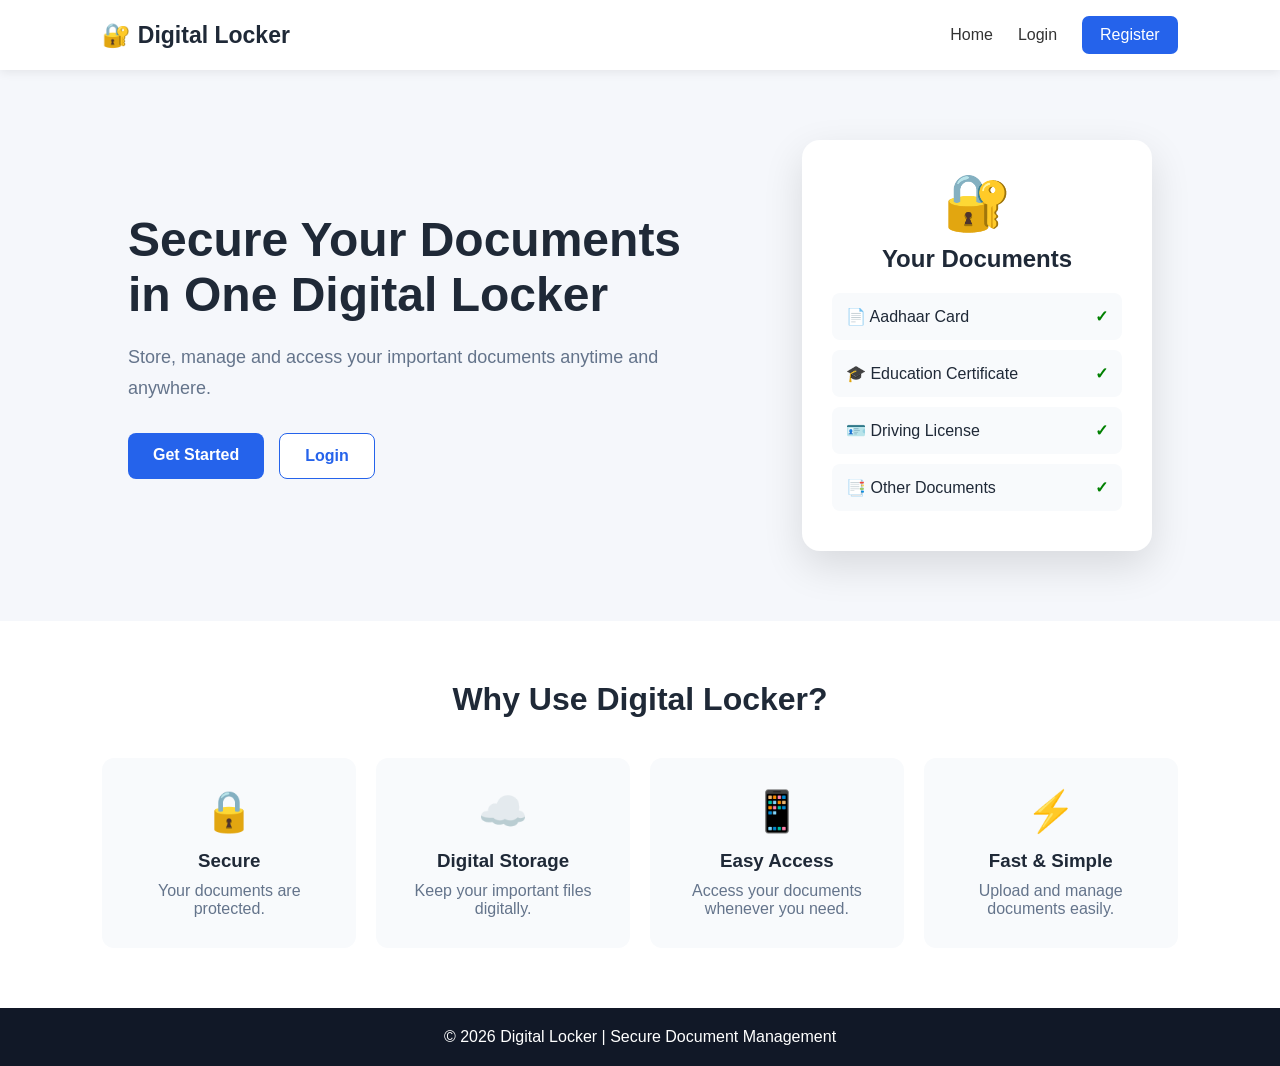
<file: index.html>
<!DOCTYPE html>
<html lang="en">
<head>
    <meta charset="UTF-8">
    <meta name="viewport" content="width=device-width, initial-scale=1.0">
    <title>Digital Locker</title>
    <link rel="stylesheet" href="style.css">
</head>

<body>

    <nav class="navbar">
        <div class="logo">🔐 Digital Locker</div>

        <div class="nav-links">
            <a href="index.html">Home</a>
            <a href="login.html">Login</a>
            <a href="register.html" class="register-btn">Register</a>
        </div>
    </nav>

    <section class="hero">

        <div class="hero-content">
            <h1>Secure Your Documents<br>in One Digital Locker</h1>

            <p>
                Store, manage and access your important documents
                anytime and anywhere.
            </p>

            <div class="hero-buttons">
                <a href="register.html" class="primary-btn">
                    Get Started
                </a>

                <a href="login.html" class="secondary-btn">
                    Login
                </a>
            </div>
        </div>

        <div class="hero-card">
            <div class="locker-icon">🔐</div>
            <h2>Your Documents</h2>

            <div class="document-item">
                📄 Aadhaar Card
                <span>✓</span>
            </div>

            <div class="document-item">
                🎓 Education Certificate
                <span>✓</span>
            </div>

            <div class="document-item">
                🪪 Driving License
                <span>✓</span>
            </div>

            <div class="document-item">
                📑 Other Documents
                <span>✓</span>
            </div>
        </div>

    </section>

    <section class="features">

        <h2>Why Use Digital Locker?</h2>

        <div class="feature-container">

            <div class="feature-card">
                <div>🔒</div>
                <h3>Secure</h3>
                <p>Your documents are protected.</p>
            </div>

            <div class="feature-card">
                <div>☁️</div>
                <h3>Digital Storage</h3>
                <p>Keep your important files digitally.</p>
            </div>

            <div class="feature-card">
                <div>📱</div>
                <h3>Easy Access</h3>
                <p>Access your documents whenever you need.</p>
            </div>

            <div class="feature-card">
                <div>⚡</div>
                <h3>Fast & Simple</h3>
                <p>Upload and manage documents easily.</p>
            </div>

        </div>

    </section>

    <footer>
        <p>© 2026 Digital Locker | Secure Document Management</p>
    </footer>

</body>
</html>
</file>
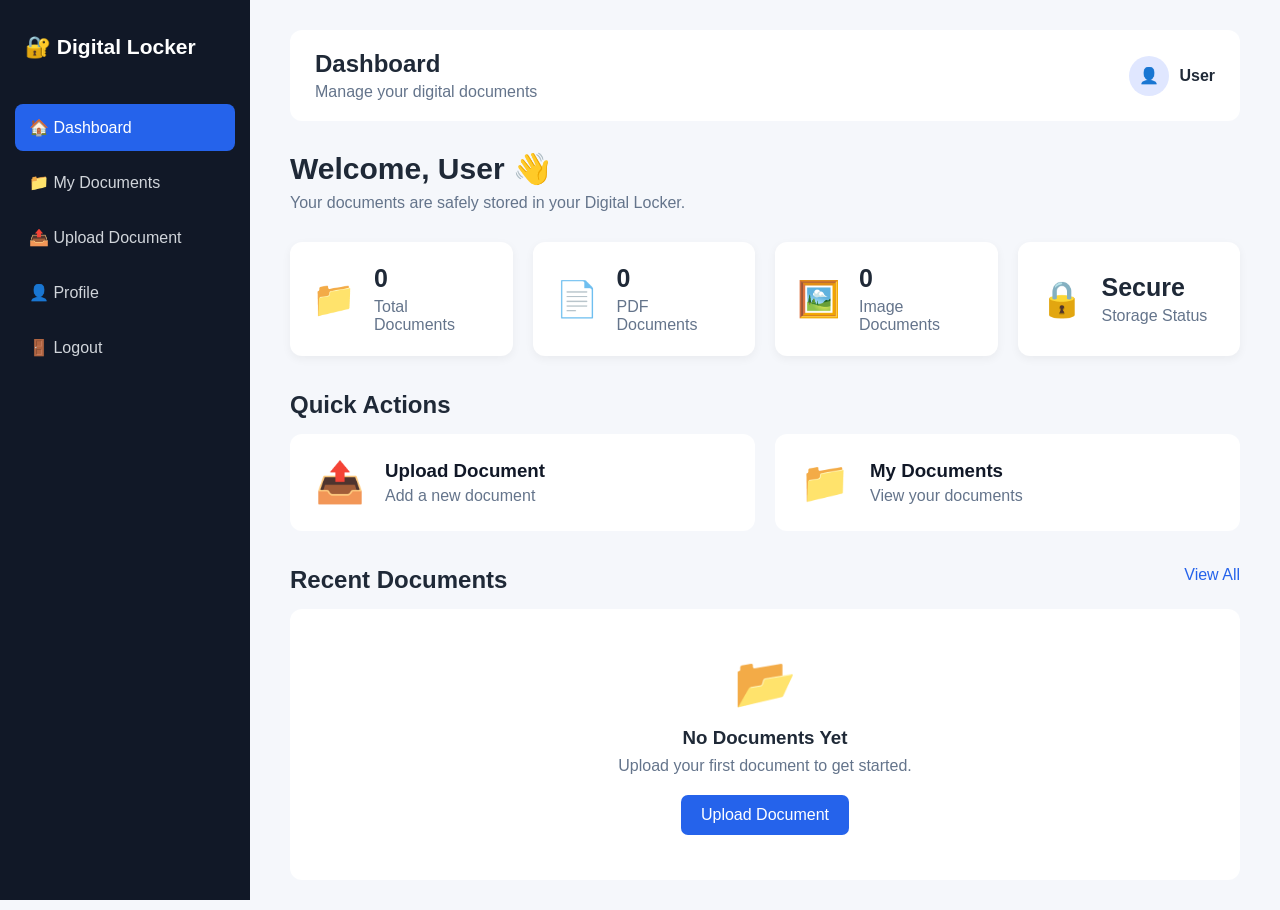
<file: dashboard.html>
<!DOCTYPE html>
<html lang="en">
<head>
    <meta charset="UTF-8">
    <meta name="viewport" content="width=device-width, initial-scale=1.0">

    <title>Dashboard - Digital Locker</title>

    <link rel="stylesheet" href="style.css">
</head>

<body>

<div class="dashboard">

    <!-- Sidebar -->

    <aside class="sidebar">

        <div class="side-logo">
            🔐 Digital Locker
        </div>

        <nav>

            <a href="dashboard.html" class="active">
                🏠 Dashboard
            </a>

            <a href="documents.html">
                📁 My Documents
            </a>

            <a href="upload.html">
                📤 Upload Document
            </a>

            <a href="#">
                👤 Profile
            </a>

            <a href="#" id="logout">
                🚪 Logout
            </a>

        </nav>

    </aside>


    <!-- Main Content -->

    <main class="main-content">

        <!-- Top Bar -->

        <header class="topbar">

            <div>
                <h2>Dashboard</h2>
                <p>Manage your digital documents</p>
            </div>

            <div class="profile">

                <div class="profile-icon">
                    👤
                </div>

                <span id="userName">
                    User
                </span>

            </div>

        </header>


        <!-- Welcome -->

        <section class="welcome">

            <h1>
                Welcome, <span id="welcomeName">User</span> 👋
            </h1>

            <p>
                Your documents are safely stored in your Digital Locker.
            </p>

        </section>


        <!-- Statistics -->

        <section class="stats">

            <div class="stat-card">

                <div class="stat-icon">
                    📁
                </div>

                <div>
                    <h3 id="documentCount">0</h3>
                    <p>Total Documents</p>
                </div>

            </div>


            <div class="stat-card">

                <div class="stat-icon">
                    📄
                </div>

                <div>
                    <h3>0</h3>
                    <p>PDF Documents</p>
                </div>

            </div>


            <div class="stat-card">

                <div class="stat-icon">
                    🖼️
                </div>

                <div>
                    <h3>0</h3>
                    <p>Image Documents</p>
                </div>

            </div>


            <div class="stat-card">

                <div class="stat-icon">
                    🔒
                </div>

                <div>
                    <h3>Secure</h3>
                    <p>Storage Status</p>
                </div>

            </div>

        </section>


        <!-- Quick Actions -->

        <section class="quick-section">

            <h2>Quick Actions</h2>

            <div class="quick-actions">

                <a href="upload.html" class="action-card">

                    <span>📤</span>

                    <div>
                        <h3>Upload Document</h3>
                        <p>Add a new document</p>
                    </div>

                </a>


                <a href="documents.html" class="action-card">

                    <span>📁</span>

                    <div>
                        <h3>My Documents</h3>
                        <p>View your documents</p>
                    </div>

                </a>

            </div>

        </section>


        <!-- Recent Documents -->

        <section class="recent">

            <div class="section-heading">

                <h2>Recent Documents</h2>

                <a href="documents.html">
                    View All
                </a>

            </div>

            <div id="recentDocuments">

                <div class="empty-state">

                    <div>📂</div>

                    <h3>No Documents Yet</h3>

                    <p>
                        Upload your first document to get started.
                    </p>

                    <a href="upload.html">
                        Upload Document
                    </a>

                </div>

            </div>

        </section>

    </main>

</div>

<script src="script.js"></script>

</body>
</html>
</file>
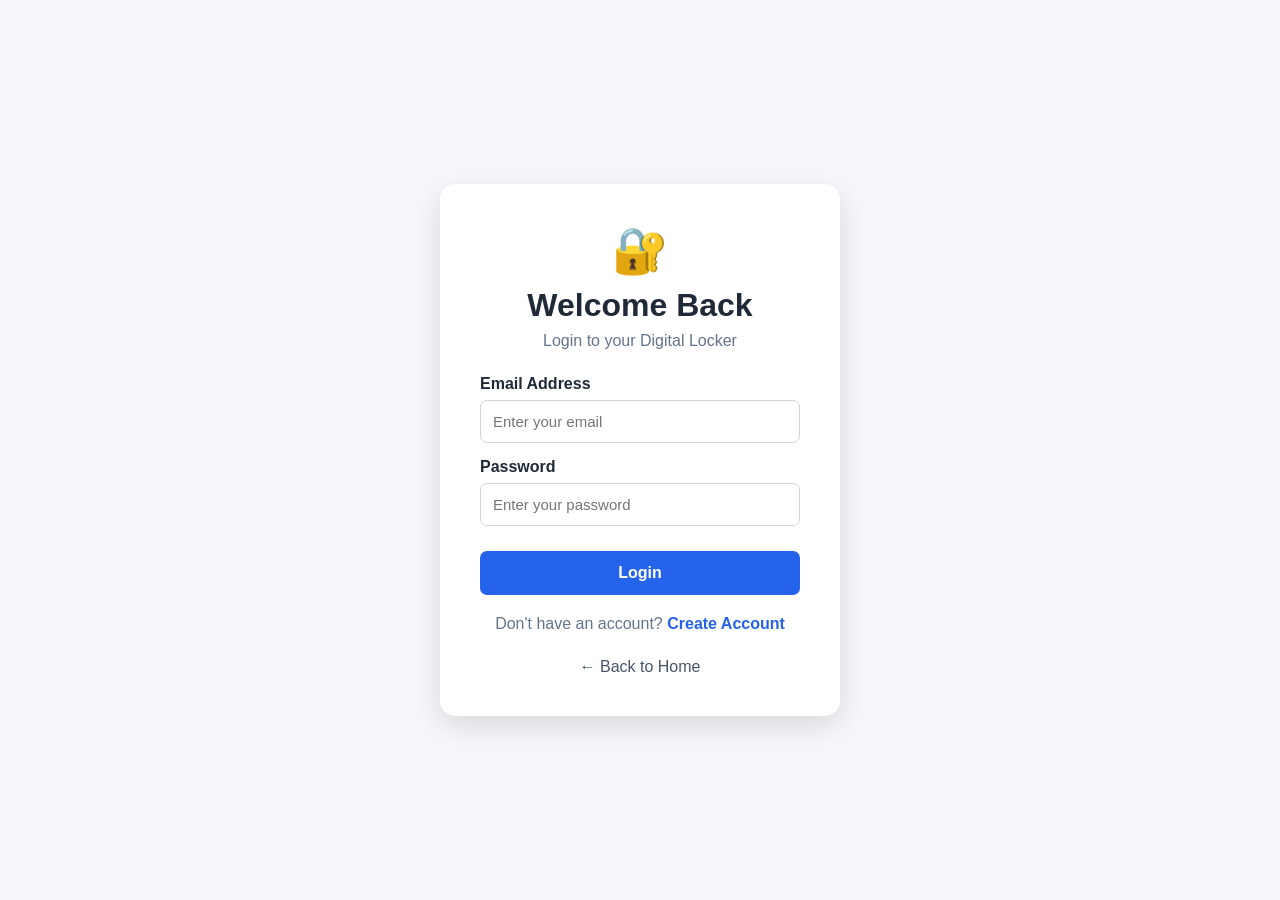
<file: login.html>
<!DOCTYPE html>
<html lang="en">
<head>
    <meta charset="UTF-8">
    <meta name="viewport" content="width=device-width, initial-scale=1.0">
    <title>Login - Digital Locker</title>
    <link rel="stylesheet" href="style.css">
</head>

<body>

    <div class="auth-container">

        <div class="auth-box">

            <div class="locker-icon">🔐</div>

            <h1>Welcome Back</h1>
            <p>Login to your Digital Locker</p>

            <form id="loginForm">

                <label>Email Address</label>
                <input type="email" id="email" placeholder="Enter your email" required>

                <label>Password</label>
                <input type="password" id="password" placeholder="Enter your password" required>

                <button type="submit">Login</button>

            </form>

            <p class="auth-link">
                Don't have an account?
                <a href="register.html">Create Account</a>
            </p>

            <a href="index.html" class="back-home">
                ← Back to Home
            </a>

        </div>

    </div>

    <script src="script.js"></script>

</body>
</html>
</file>
<file: style.css>
* {
    margin: 0;
    padding: 0;
    box-sizing: border-box;
    font-family: Arial, sans-serif;
}

body {
    background: #f5f7fb;
    color: #1f2937;
}

/* Navbar */

.navbar {
    height: 70px;
    background: white;
    display: flex;
    justify-content: space-between;
    align-items: center;
    padding: 0 8%;
    box-shadow: 0 2px 10px rgba(0,0,0,0.08);
}

.logo {
    font-size: 23px;
    font-weight: bold;
}

.nav-links {
    display: flex;
    align-items: center;
    gap: 25px;
}

.nav-links a {
    text-decoration: none;
    color: #333;
    font-weight: 500;
}

.register-btn {
    background: #2563eb;
    color: white !important;
    padding: 10px 18px;
    border-radius: 7px;
}

/* Hero */

.hero {
    min-height: 550px;
    display: flex;
    justify-content: space-between;
    align-items: center;
    padding: 70px 10%;
    gap: 50px;
}

.hero-content {
    max-width: 600px;
}

.hero-content h1 {
    font-size: 48px;
    line-height: 1.15;
    margin-bottom: 20px;
}

.hero-content p {
    font-size: 18px;
    color: #64748b;
    line-height: 1.7;
    margin-bottom: 30px;
}

.hero-buttons {
    display: flex;
    gap: 15px;
}

.primary-btn,
.secondary-btn {
    text-decoration: none;
    padding: 13px 25px;
    border-radius: 8px;
    font-weight: bold;
}

.primary-btn {
    background: #2563eb;
    color: white;
}

.secondary-btn {
    background: white;
    color: #2563eb;
    border: 1px solid #2563eb;
}

/* Hero Card */

.hero-card {
    background: white;
    width: 350px;
    padding: 30px;
    border-radius: 18px;
    box-shadow: 0 15px 40px rgba(0,0,0,0.12);
}

.locker-icon {
    font-size: 55px;
    text-align: center;
    margin-bottom: 10px;
}

.hero-card h2 {
    text-align: center;
    margin-bottom: 20px;
}

.document-item {
    display: flex;
    justify-content: space-between;
    background: #f8fafc;
    padding: 14px;
    border-radius: 8px;
    margin-bottom: 10px;
}

.document-item span {
    color: green;
    font-weight: bold;
}

/* Features */

.features {
    background: white;
    padding: 60px 8%;
    text-align: center;
}

.features h2 {
    font-size: 32px;
    margin-bottom: 40px;
}

.feature-container {
    display: grid;
    grid-template-columns: repeat(4, 1fr);
    gap: 20px;
}

.feature-card {
    padding: 30px 20px;
    background: #f8fafc;
    border-radius: 12px;
}

.feature-card div {
    font-size: 40px;
    margin-bottom: 15px;
}

.feature-card h3 {
    margin-bottom: 10px;
}

.feature-card p {
    color: #64748b;
}

/* Footer */

footer {
    background: #111827;
    color: white;
    text-align: center;
    padding: 20px;
}

/* Responsive */

@media (max-width: 900px) {

    .hero {
        flex-direction: column;
        text-align: center;
    }

    .hero-buttons {
        justify-content: center;
    }

    .feature-container {
        grid-template-columns: repeat(2, 1fr);
    }

}

@media (max-width: 600px) {

    .nav-links {
        gap: 10px;
    }

    .hero-content h1 {
        font-size: 35px;
    }

    .hero-card {
        width: 100%;
    }

    .feature-container {
        grid-template-columns: 1fr;
    }

}
/* Authentication */

.auth-container {
    min-height: 100vh;
    display: flex;
    justify-content: center;
    align-items: center;
    background: #f5f7fb;
}

.auth-box {
    width: 400px;
    background: white;
    padding: 40px;
    border-radius: 15px;
    box-shadow: 0 10px 30px rgba(0,0,0,0.12);
}

.auth-box .locker-icon {
    font-size: 45px;
}

.auth-box h1 {
    text-align: center;
    margin-bottom: 8px;
}

.auth-box > p {
    text-align: center;
    color: #64748b;
    margin-bottom: 25px;
}

.auth-box label {
    display: block;
    margin-top: 15px;
    margin-bottom: 7px;
    font-weight: bold;
}

.auth-box input {
    width: 100%;
    padding: 12px;
    border: 1px solid #d1d5db;
    border-radius: 7px;
    font-size: 15px;
}

.auth-box button {
    width: 100%;
    margin-top: 25px;
    padding: 13px;
    border: none;
    border-radius: 7px;
    background: #2563eb;
    color: white;
    font-size: 16px;
    font-weight: bold;
    cursor: pointer;
}

.auth-link {
    margin-top: 20px;
}

.auth-link a {
    color: #2563eb;
    text-decoration: none;
    font-weight: bold;
}

.back-home {
    display: block;
    text-align: center;
    margin-top: 20px;
    color: #475569;
    text-decoration: none;
}
/* Dashboard */

.dashboard {
    display: flex;
    min-height: 100vh;
    background: #f5f7fb;
}

.sidebar {
    width: 250px;
    background: #111827;
    color: white;
    padding: 25px 15px;
    position: fixed;
    top: 0;
    bottom: 0;
    left: 0;
}

.side-logo {
    font-size: 21px;
    font-weight: bold;
    padding: 10px;
    margin-bottom: 35px;
}

.sidebar nav a {
    display: block;
    color: #d1d5db;
    text-decoration: none;
    padding: 14px;
    margin-bottom: 8px;
    border-radius: 8px;
}

.sidebar nav a:hover,
.sidebar nav a.active {
    background: #2563eb;
    color: white;
}

.main-content {
    margin-left: 250px;
    width: calc(100% - 250px);
    padding: 30px 40px;
}

.topbar {
    display: flex;
    justify-content: space-between;
    align-items: center;
    background: white;
    padding: 20px 25px;
    border-radius: 12px;
}

.topbar h2 {
    margin-bottom: 5px;
}

.topbar p {
    color: #64748b;
}

.profile {
    display: flex;
    align-items: center;
    gap: 10px;
    font-weight: bold;
}

.profile-icon {
    width: 40px;
    height: 40px;
    background: #e0e7ff;
    display: flex;
    align-items: center;
    justify-content: center;
    border-radius: 50%;
}

.welcome {
    margin: 30px 0;
}

.welcome h1 {
    font-size: 30px;
}

.welcome p {
    color: #64748b;
    margin-top: 8px;
}

.stats {
    display: grid;
    grid-template-columns: repeat(4, 1fr);
    gap: 20px;
}

.stat-card {
    background: white;
    padding: 22px;
    border-radius: 12px;
    display: flex;
    align-items: center;
    gap: 18px;
    box-shadow: 0 3px 10px rgba(0,0,0,0.05);
}

.stat-icon {
    font-size: 35px;
}

.stat-card h3 {
    font-size: 25px;
}

.stat-card p {
    color: #64748b;
    margin-top: 5px;
}

.quick-section {
    margin-top: 35px;
}

.quick-section h2 {
    margin-bottom: 15px;
}

.quick-actions {
    display: grid;
    grid-template-columns: repeat(2, 1fr);
    gap: 20px;
}

.action-card {
    background: white;
    padding: 25px;
    border-radius: 12px;
    display: flex;
    align-items: center;
    gap: 20px;
    text-decoration: none;
    color: #111827;
}

.action-card:hover {
    box-shadow: 0 5px 20px rgba(0,0,0,0.1);
}

.action-card > span {
    font-size: 40px;
}

.action-card p {
    color: #64748b;
    margin-top: 5px;
}

.recent {
    margin-top: 35px;
}

.section-heading {
    display: flex;
    justify-content: space-between;
    margin-bottom: 15px;
}

.section-heading a {
    color: #2563eb;
    text-decoration: none;
}

.empty-state {
    background: white;
    text-align: center;
    padding: 45px;
    border-radius: 12px;
}

.empty-state div {
    font-size: 50px;
}

.empty-state h3 {
    margin: 15px 0 8px;
}

.empty-state p {
    color: #64748b;
    margin-bottom: 20px;
}

.empty-state a {
    display: inline-block;
    background: #2563eb;
    color: white;
    padding: 11px 20px;
    border-radius: 7px;
    text-decoration: none;
}

@media (max-width: 1000px) {

    .stats {
        grid-template-columns: repeat(2, 1fr);
    }

}

@media (max-width: 700px) {

    .sidebar {
        width: 70px;
    }

    .side-logo {
        font-size: 0;
    }

    .sidebar nav a {
        font-size: 0;
        text-align: center;
    }

    .main-content {
        margin-left: 70px;
        width: calc(100% - 70px);
        padding: 20px;
    }

    .stats {
        grid-template-columns: 1fr;
    }

    .quick-actions {
        grid-template-columns: 1fr;
    }

}
</file>
